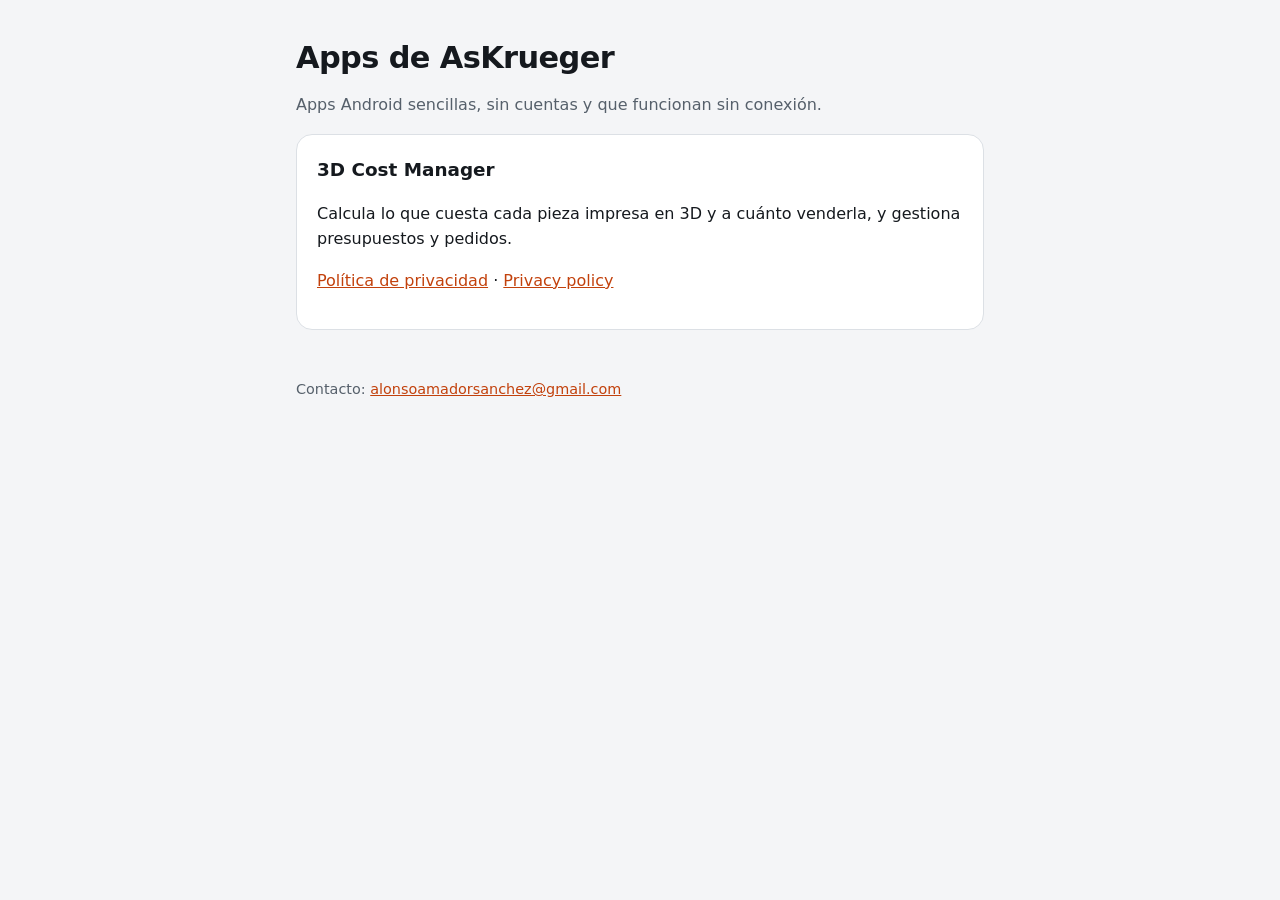
<file: index.html>
<!doctype html>
<html lang="es">
<head>
  <meta charset="utf-8">
  <meta name="viewport" content="width=device-width, initial-scale=1">
  <title>Apps de AsKrueger</title>
  <meta name="description" content="Apps Android de AsKrueger.">
  <link rel="stylesheet" href="style.css">
</head>
<body>
<main>
  <h1>Apps de AsKrueger</h1>
  <p class="muted">Apps Android sencillas, sin cuentas y que funcionan sin conexión.</p>

  <div class="card">
    <h2 style="margin-top:0">3D Cost Manager</h2>
    <p>Calcula lo que cuesta cada pieza impresa en 3D y a cuánto venderla, y gestiona presupuestos y pedidos.</p>
    <p><a href="3d-cost-manager/privacy.html">Política de privacidad</a> · <a href="3d-cost-manager/privacy.html#en">Privacy policy</a></p>
  </div>

  <footer>Contacto: <a href="mailto:alonsoamadorsanchez@gmail.com">alonsoamadorsanchez@gmail.com</a></footer>
</main>
</body>
</html>
</file>
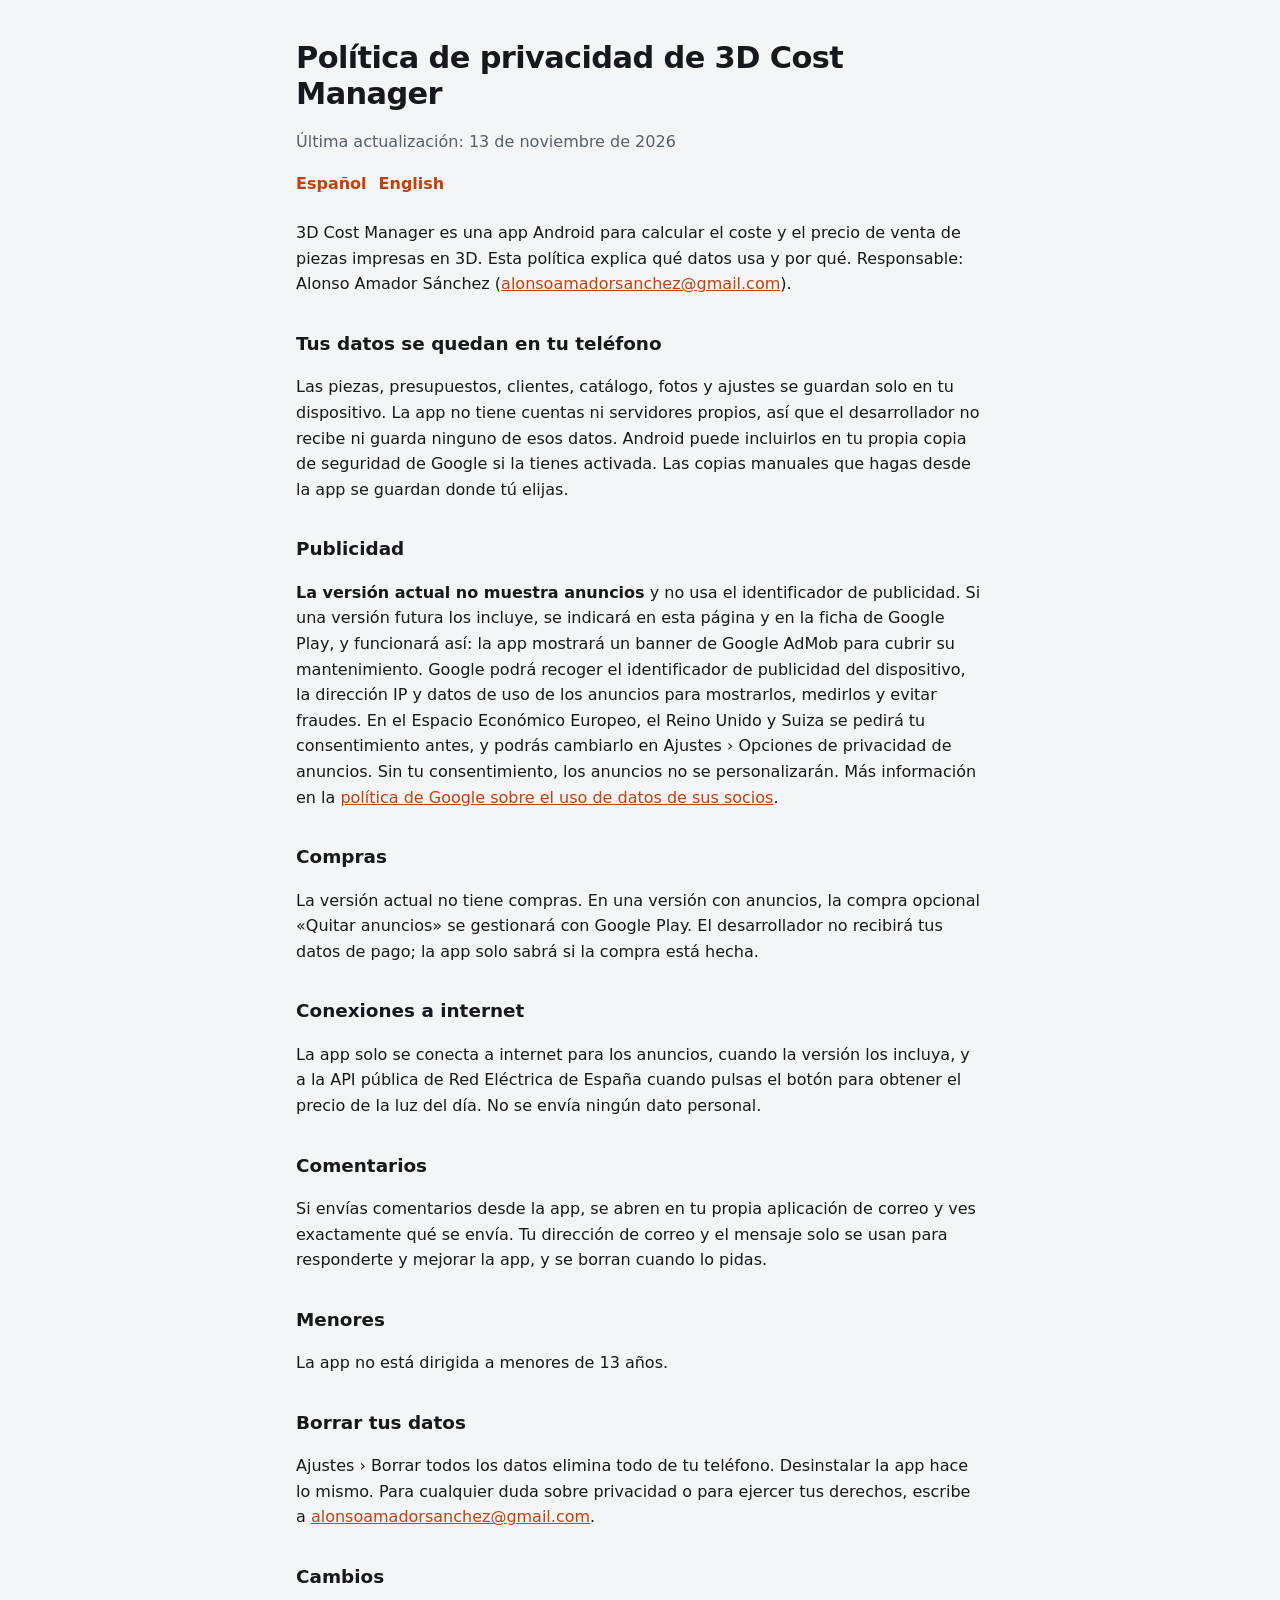
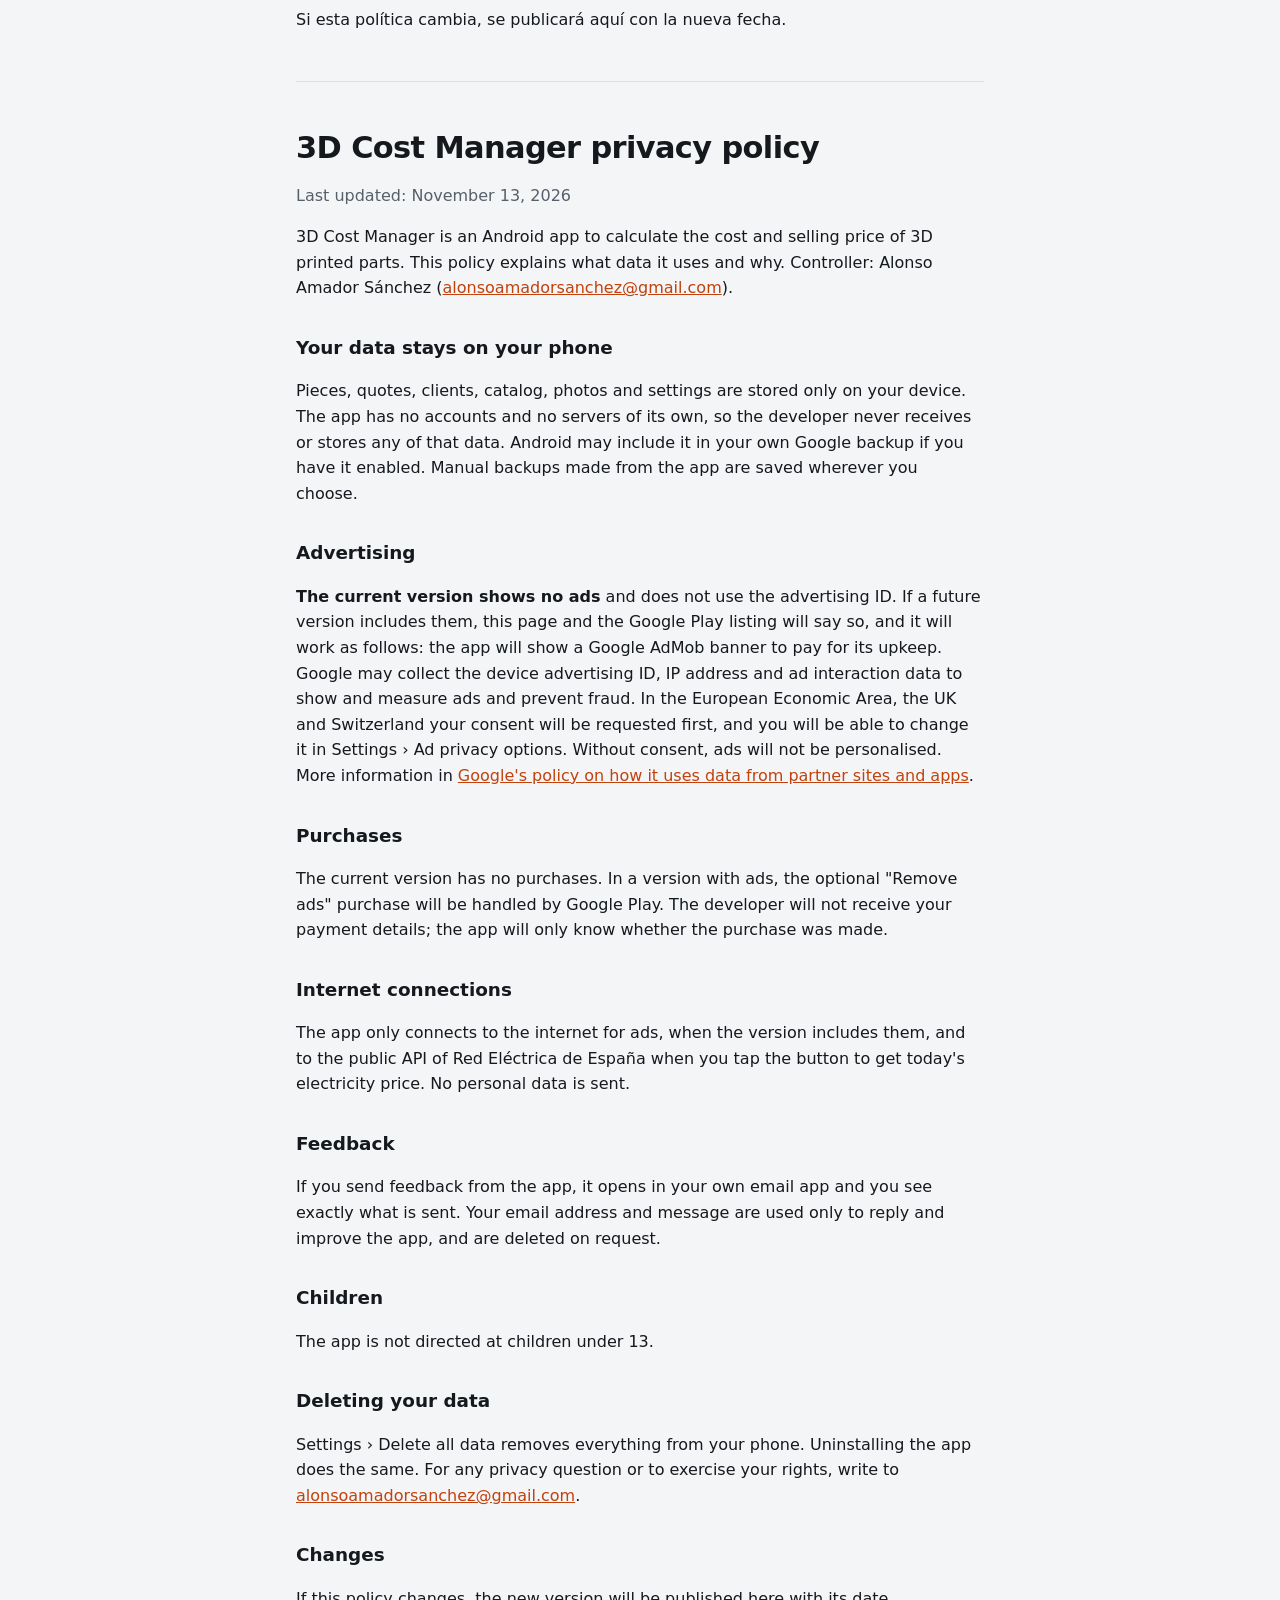
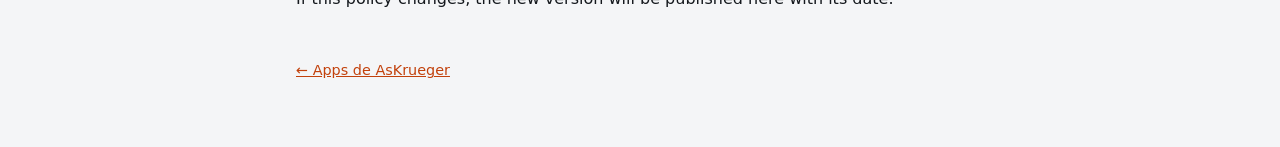
<file: 3d-cost-manager/privacy.html>
<!doctype html>
<html lang="es">
<head>
  <meta charset="utf-8">
  <meta name="viewport" content="width=device-width, initial-scale=1">
  <title>Privacidad de 3D Cost Manager</title>
  <meta name="description" content="Política de privacidad de la app Android 3D Cost Manager.">
  <link rel="stylesheet" href="../style.css">
</head>
<body>
<main>
  <h1>Política de privacidad de 3D Cost Manager</h1>
  <p class="muted">Última actualización: 13 de noviembre de 2026</p>
  <nav class="lang"><a href="#es">Español</a><a href="#en">English</a></nav>

  <section id="es">
    <p>3D Cost Manager es una app Android para calcular el coste y el precio de venta de piezas impresas en 3D. Esta política explica qué datos usa y por qué. Responsable: Alonso Amador Sánchez (<a href="mailto:alonsoamadorsanchez@gmail.com">alonsoamadorsanchez@gmail.com</a>).</p>

    <h2>Tus datos se quedan en tu teléfono</h2>
    <p>Las piezas, presupuestos, clientes, catálogo, fotos y ajustes se guardan solo en tu dispositivo. La app no tiene cuentas ni servidores propios, así que el desarrollador no recibe ni guarda ninguno de esos datos. Android puede incluirlos en tu propia copia de seguridad de Google si la tienes activada. Las copias manuales que hagas desde la app se guardan donde tú elijas.</p>

    <h2>Publicidad</h2>
    <p><strong>La versión actual no muestra anuncios</strong> y no usa el identificador de publicidad. Si una versión futura los incluye, se indicará en esta página y en la ficha de Google Play, y funcionará así: la app mostrará un banner de Google AdMob para cubrir su mantenimiento. Google podrá recoger el identificador de publicidad del dispositivo, la dirección IP y datos de uso de los anuncios para mostrarlos, medirlos y evitar fraudes. En el Espacio Económico Europeo, el Reino Unido y Suiza se pedirá tu consentimiento antes, y podrás cambiarlo en Ajustes › Opciones de privacidad de anuncios. Sin tu consentimiento, los anuncios no se personalizarán. Más información en la <a href="https://policies.google.com/technologies/partner-sites">política de Google sobre el uso de datos de sus socios</a>.</p>

    <h2>Compras</h2>
    <p>La versión actual no tiene compras. En una versión con anuncios, la compra opcional «Quitar anuncios» se gestionará con Google Play. El desarrollador no recibirá tus datos de pago; la app solo sabrá si la compra está hecha.</p>

    <h2>Conexiones a internet</h2>
    <p>La app solo se conecta a internet para los anuncios, cuando la versión los incluya, y a la API pública de Red Eléctrica de España cuando pulsas el botón para obtener el precio de la luz del día. No se envía ningún dato personal.</p>

    <h2>Comentarios</h2>
    <p>Si envías comentarios desde la app, se abren en tu propia aplicación de correo y ves exactamente qué se envía. Tu dirección de correo y el mensaje solo se usan para responderte y mejorar la app, y se borran cuando lo pidas.</p>

    <h2>Menores</h2>
    <p>La app no está dirigida a menores de 13 años.</p>

    <h2>Borrar tus datos</h2>
    <p>Ajustes › Borrar todos los datos elimina todo de tu teléfono. Desinstalar la app hace lo mismo. Para cualquier duda sobre privacidad o para ejercer tus derechos, escribe a <a href="mailto:alonsoamadorsanchez@gmail.com">alonsoamadorsanchez@gmail.com</a>.</p>

    <h2>Cambios</h2>
    <p>Si esta política cambia, se publicará aquí con la nueva fecha.</p>
  </section>

  <hr>

  <section id="en" lang="en">
    <h1>3D Cost Manager privacy policy</h1>
    <p class="muted">Last updated: November 13, 2026</p>
    <p>3D Cost Manager is an Android app to calculate the cost and selling price of 3D printed parts. This policy explains what data it uses and why. Controller: Alonso Amador Sánchez (<a href="mailto:alonsoamadorsanchez@gmail.com">alonsoamadorsanchez@gmail.com</a>).</p>

    <h2>Your data stays on your phone</h2>
    <p>Pieces, quotes, clients, catalog, photos and settings are stored only on your device. The app has no accounts and no servers of its own, so the developer never receives or stores any of that data. Android may include it in your own Google backup if you have it enabled. Manual backups made from the app are saved wherever you choose.</p>

    <h2>Advertising</h2>
    <p><strong>The current version shows no ads</strong> and does not use the advertising ID. If a future version includes them, this page and the Google Play listing will say so, and it will work as follows: the app will show a Google AdMob banner to pay for its upkeep. Google may collect the device advertising ID, IP address and ad interaction data to show and measure ads and prevent fraud. In the European Economic Area, the UK and Switzerland your consent will be requested first, and you will be able to change it in Settings › Ad privacy options. Without consent, ads will not be personalised. More information in <a href="https://policies.google.com/technologies/partner-sites">Google's policy on how it uses data from partner sites and apps</a>.</p>

    <h2>Purchases</h2>
    <p>The current version has no purchases. In a version with ads, the optional "Remove ads" purchase will be handled by Google Play. The developer will not receive your payment details; the app will only know whether the purchase was made.</p>

    <h2>Internet connections</h2>
    <p>The app only connects to the internet for ads, when the version includes them, and to the public API of Red Eléctrica de España when you tap the button to get today's electricity price. No personal data is sent.</p>

    <h2>Feedback</h2>
    <p>If you send feedback from the app, it opens in your own email app and you see exactly what is sent. Your email address and message are used only to reply and improve the app, and are deleted on request.</p>

    <h2>Children</h2>
    <p>The app is not directed at children under 13.</p>

    <h2>Deleting your data</h2>
    <p>Settings › Delete all data removes everything from your phone. Uninstalling the app does the same. For any privacy question or to exercise your rights, write to <a href="mailto:alonsoamadorsanchez@gmail.com">alonsoamadorsanchez@gmail.com</a>.</p>

    <h2>Changes</h2>
    <p>If this policy changes, the new version will be published here with its date.</p>
  </section>

  <footer><a href="../">← Apps de AsKrueger</a></footer>
</main>
</body>
</html>
</file>
<file: style.css>
:root {
  --bg: #f4f5f7;
  --surface: #ffffff;
  --ink: #15191e;
  --muted: #56606b;
  --line: #dce0e5;
  --accent: #c2410c;
  color-scheme: light dark;
}
@media (prefers-color-scheme: dark) {
  :root {
    --bg: #111417;
    --surface: #1a1e22;
    --ink: #e3e6ea;
    --muted: #a7b0ba;
    --line: #343b42;
    --accent: #ff8a4c;
  }
}
* { box-sizing: border-box; }
body {
  margin: 0;
  background: var(--bg);
  color: var(--ink);
  font: 16px/1.6 system-ui, -apple-system, "Segoe UI", Roboto, sans-serif;
}
main { max-width: 720px; margin: 0 auto; padding: 40px 16px 64px; }
h1 { font-size: 1.9rem; line-height: 1.2; margin: 0 0 8px; letter-spacing: -0.02em; }
h2 { font-size: 1.15rem; margin: 32px 0 8px; }
p, li { color: var(--ink); }
.muted { color: var(--muted); }
a { color: var(--accent); }
.card {
  background: var(--surface);
  border: 1px solid var(--line);
  border-radius: 16px;
  padding: 20px;
  margin: 16px 0;
}
.lang { display: flex; gap: 12px; margin: 16px 0 24px; }
.lang a { font-weight: 600; text-decoration: none; }
hr { border: 0; border-top: 1px solid var(--line); margin: 48px 0; }
footer { color: var(--muted); font-size: 0.9rem; margin-top: 48px; }
</file>
